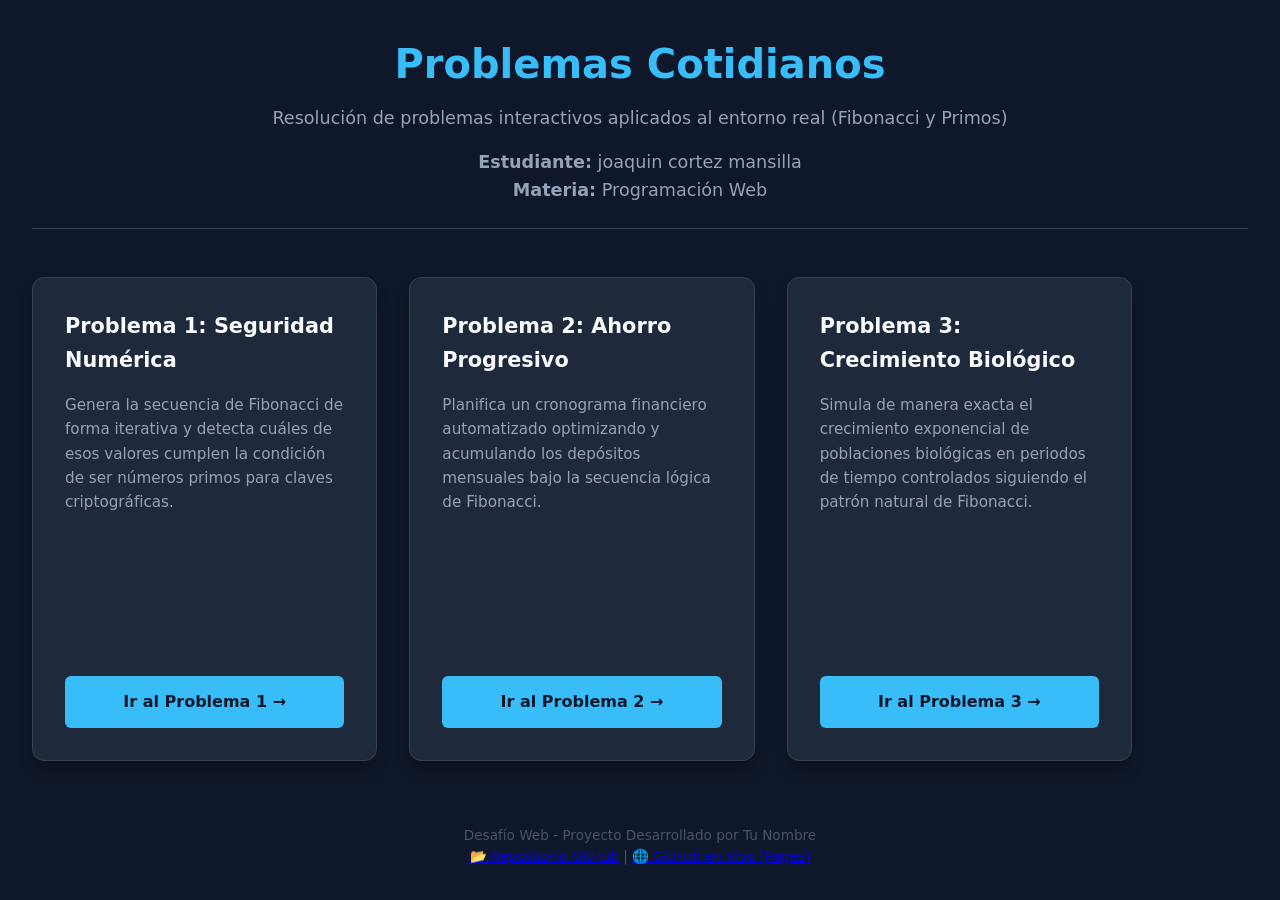
<file: index.html>
<!DOCTYPE html>
<html lang="es">
<head>
    <meta charset="UTF-8">
    <meta name="viewport" content="width=device-width, initial-scale=1.0">
    <title>Plataforma de Resoluciones Matemáticas</title>
    <link rel="stylesheet" href="styles.css">
</head>
<body>

    <header>
        <h1 id="tituloPrincipal">Problemas Cotidianos</h1>
        <p>Resolución de problemas interactivos aplicados al entorno real (Fibonacci y Primos)</p>
        <div class="datos-estudiante">
            <p><strong>Estudiante:</strong> joaquin cortez mansilla</p>
            <p><strong>Materia:</strong> Programación Web </p>
        </div>
    </header>

    <main class="grid-problemas">
        <div class="card" id="card1">
            <h3>Problema 1: Seguridad Numérica</h3>
            <p>Genera la secuencia de Fibonacci de forma iterativa y detecta cuáles de esos valores cumplen la condición de ser números primos para claves criptográficas.</p>
            <a href="index1.html" class="btn-enlace">Ir al Problema 1 →</a>
        </div>

        <div class="card" id="card2">
            <h3>Problema 2: Ahorro Progresivo</h3>
            <p>Planifica un cronograma financiero automatizado optimizando y acumulando los depósitos mensuales bajo la secuencia lógica de Fibonacci.</p>
            <a href="index2.html" class="btn-enlace">Ir al Problema 2 →</a>
        </div>

        <div class="card" id="card3">
            <h3>Problema 3: Crecimiento Biológico</h3>
            <p>Simula de manera exacta el crecimiento exponencial de poblaciones biológicas en periodos de tiempo controlados siguiendo el patrón natural de Fibonacci.</p>
            <a href="index3.html" class="btn-enlace">Ir al Problema 3 →</a>
        </div>
    </main>

    <footer>
        <p>Desafío Web - Proyecto Desarrollado por Tu Nombre</p>
        <div class="enlaces-github">
            <a href="https://github.com/cortezmansillajoaquin1bs-netizen/tarea-de-inf-113" target="_blank" class="link-git">📂 Repositorio GitHub</a>
            <span class="separador">|</span>
            <a href=" https://cortezmansillajoaquin1bs-netizen.github.io/tarea-de-inf-113/" target="_blank" class="link-live">🌐 GitHub en Vivo (Pages)</a>
        </div>
    </footer>

    <script src="script.js"></script>
</body>
</html>
</file>
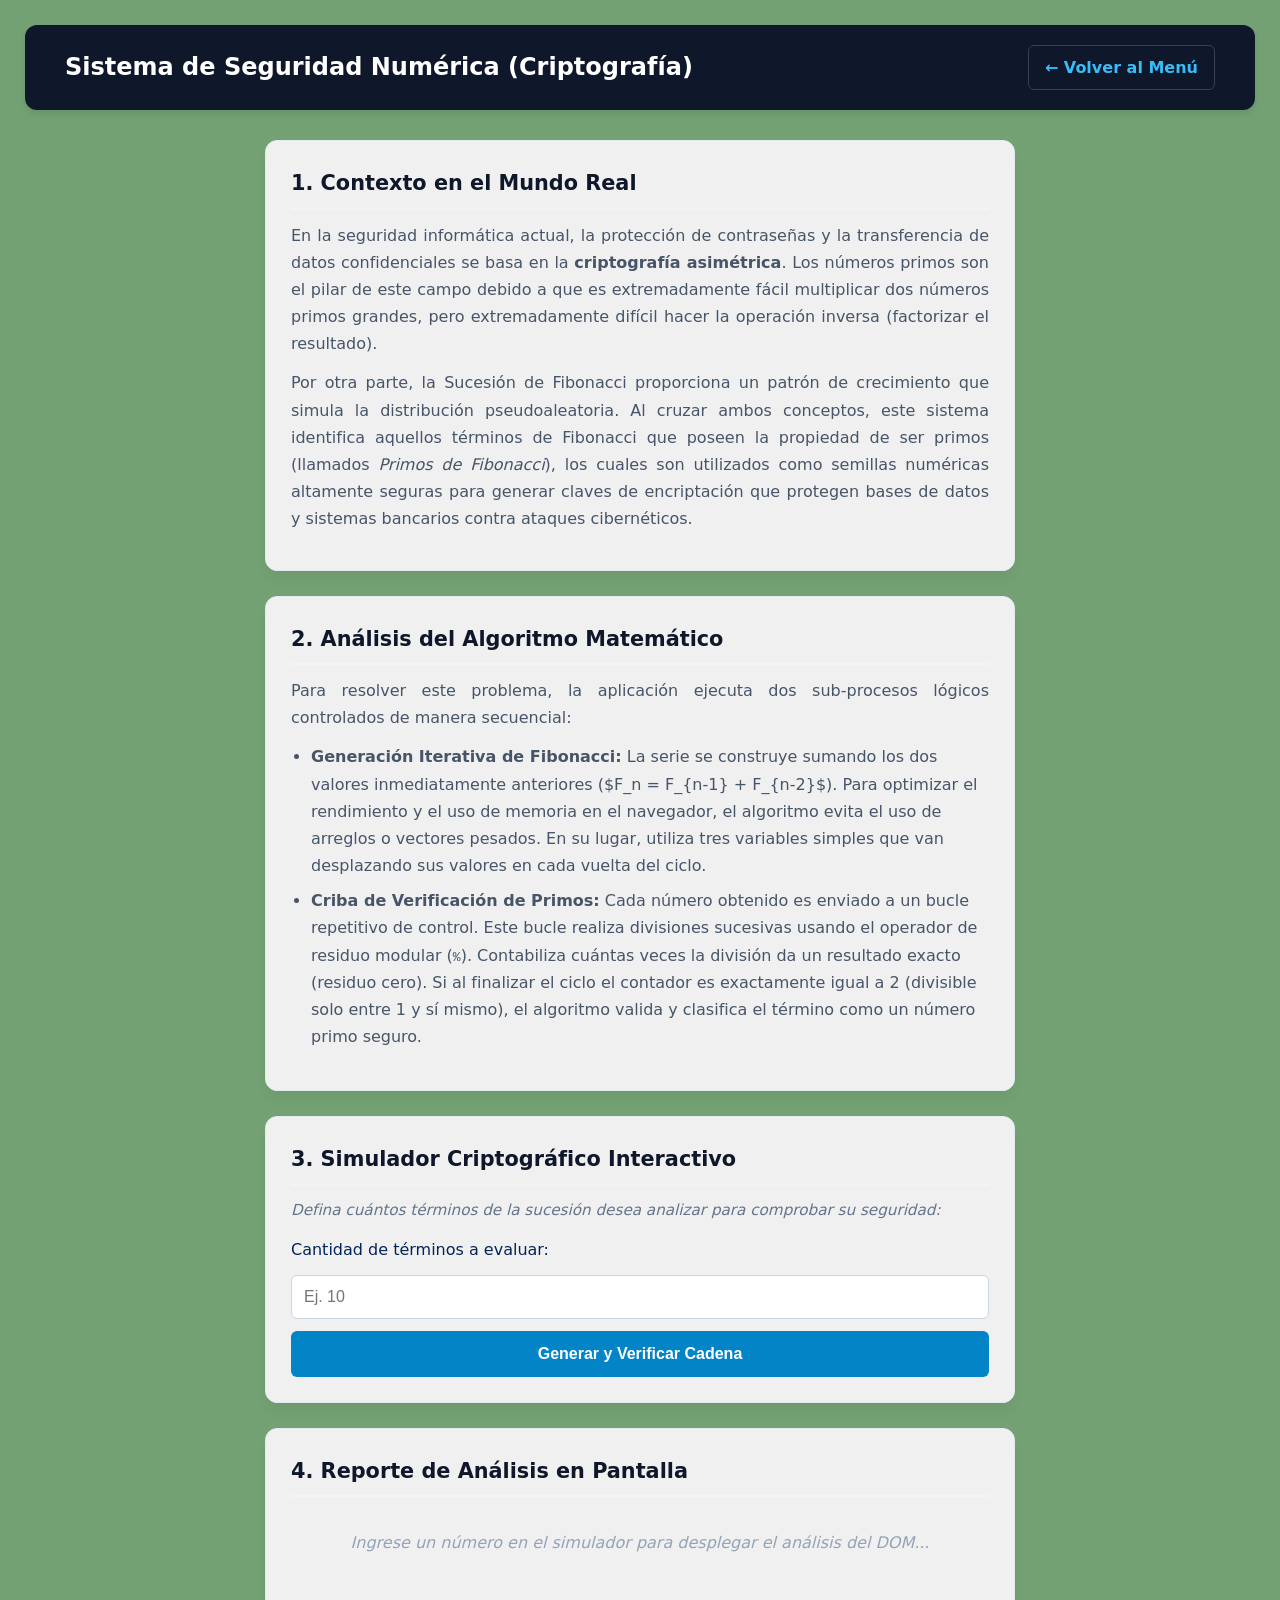
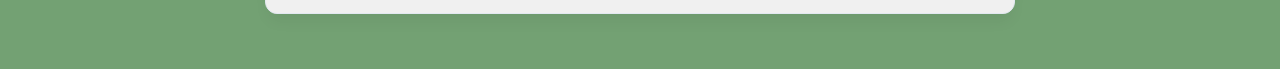
<file: index1.html>
<!DOCTYPE html>
<html lang="es">
<head>
    <meta charset="UTF-8">
    <meta name="viewport" content="width=device-width, initial-scale=1.0">
    <title>Problema 1: Seguridad Criptográfica</title>
    <link rel="stylesheet" href="problema 1\styles1.css">
</head>
<body>
    <header>
        <h2>Sistema de Seguridad Numérica (Criptografía)</h2>
        <a href="index.html" class="btn-volver">← Volver al Menú</a>
    </header>
    <main class="contenedor">
        
        <section class="info">
            <h3>1. Contexto en el Mundo Real</h3>
            <p>
                En la seguridad informática actual, la protección de contraseñas y la transferencia de datos confidenciales se basa en la <strong>criptografía asimétrica</strong>. Los números primos son el pilar de este campo debido a que es extremadamente fácil multiplicar dos números primos grandes, pero extremadamente difícil hacer la operación inversa (factorizar el resultado). 
            </p>
            <p>
                Por otra parte, la Sucesión de Fibonacci proporciona un patrón de crecimiento que simula la distribución pseudoaleatoria. Al cruzar ambos conceptos, este sistema identifica aquellos términos de Fibonacci que poseen la propiedad de ser primos (llamados <em>Primos de Fibonacci</em>), los cuales son utilizados como semillas numéricas altamente seguras para generar claves de encriptación que protegen bases de datos y sistemas bancarios contra ataques cibernéticos.
            </p>
        </section>

        <section class="info">
            <h3>2. Análisis del Algoritmo Matemático</h3>
            <p>
                Para resolver este problema, la aplicación ejecuta dos sub-procesos lógicos controlados de manera secuencial:
            </p>
            <ul>
                <li><strong>Generación Iterativa de Fibonacci:</strong> La serie se construye sumando los dos valores inmediatamente anteriores ($F_n = F_{n-1} + F_{n-2}$). Para optimizar el rendimiento y el uso de memoria en el navegador, el algoritmo evita el uso de arreglos o vectores pesados. En su lugar, utiliza tres variables simples que van desplazando sus valores en cada vuelta del ciclo.</li>
                <li><strong>Criba de Verificación de Primos:</strong> Cada número obtenido es enviado a un bucle repetitivo de control. Este bucle realiza divisiones sucesivas usando el operador de residuo modular (<code>%</code>). Contabiliza cuántas veces la división da un resultado exacto (residuo cero). Si al finalizar el ciclo el contador es exactamente igual a 2 (divisible solo entre 1 y sí mismo), el algoritmo valida y clasifica el término como un número primo seguro.</li>
            </ul>
        </section>

        <section class="formulario-box">
            <h3>3. Simulador Criptográfico Interactivo</h3>
            <p class="instruccion">Defina cuántos términos de la sucesión desea analizar para comprobar su seguridad:</p>
            <form id="formFibo" onsubmit="return false;">
                <label for="cantidad">Cantidad de términos a evaluar:</label>
                <input type="number" id="cantidad" min="1" max="40" placeholder="Ej. 10" required>
                <button type="button" id="btnCalcular">Generar y Verificar Cadena</button>
            </form>
        </section>

        <section class="resultados">
            <h3>4. Reporte de Análisis en Pantalla</h3>
            <div id="resultado">
                <p class="placeholder-texto">Ingrese un número en el simulador para desplegar el análisis del DOM...</p>
            </div>
        </section>
    </main>
    <script src="problema 1\script1.js"></script>
</body>
</html>
</file>
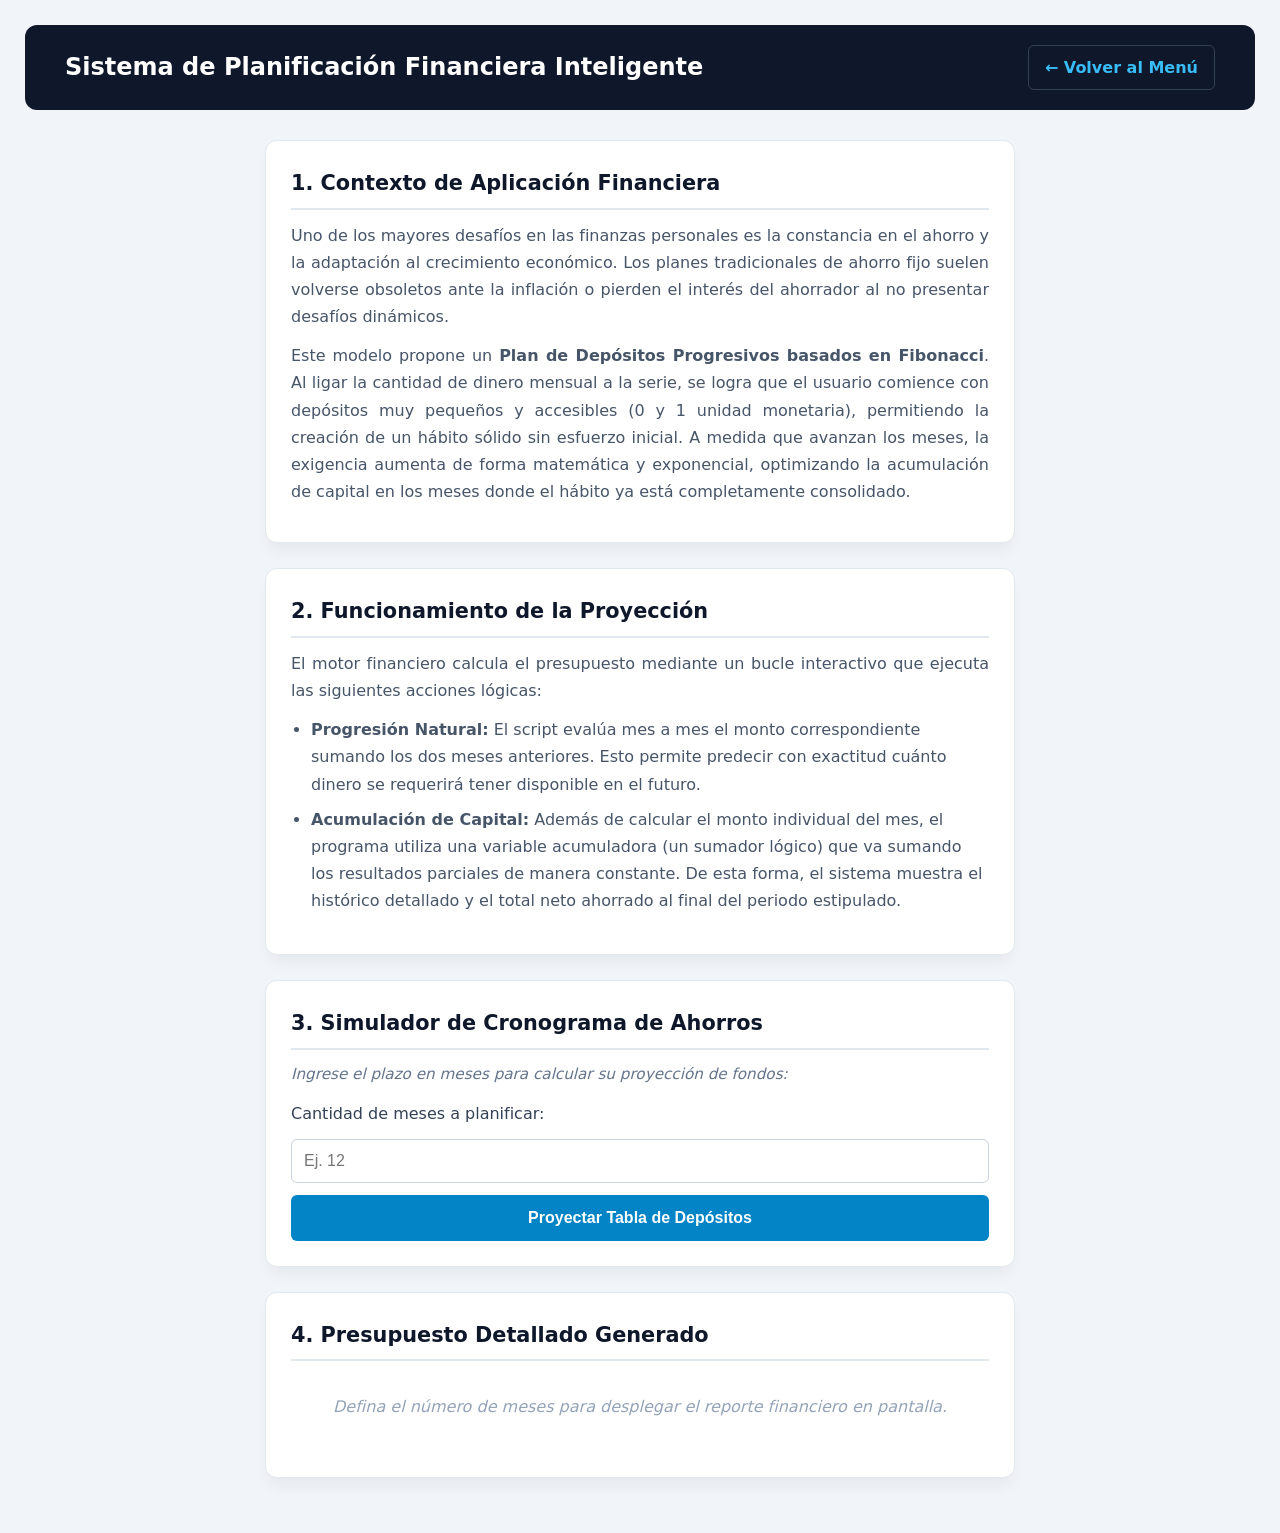
<file: index2.html>
<!DOCTYPE html>
<html lang="es">
<head>
    <meta charset="UTF-8">
    <meta name="viewport" content="width=device-width, initial-scale=1.0">
    <title>Problema 2: Ahorro Progresivo</title>
    <link rel="stylesheet" href="problema 2\styles2.css">
</head>
<body>
    <header>
        <h2>Sistema de Planificación Financiera Inteligente</h2>
        <a href="index.html" class="btn-volver">← Volver al Menú</a>
    </header>
    <main class="contenedor">
        
        <section class="info">
            <h3>1. Contexto de Aplicación Financiera</h3>
            <p>
                Uno de los mayores desafíos en las finanzas personales es la constancia en el ahorro y la adaptación al crecimiento económico. Los planes tradicionales de ahorro fijo suelen volverse obsoletos ante la inflación o pierden el interés del ahorrador al no presentar desafíos dinámicos.
            </p>
            <p>
                Este modelo propone un <strong>Plan de Depósitos Progresivos basados en Fibonacci</strong>. Al ligar la cantidad de dinero mensual a la serie, se logra que el usuario comience con depósitos muy pequeños y accesibles (0 y 1 unidad monetaria), permitiendo la creación de un hábito sólido sin esfuerzo inicial. A medida que avanzan los meses, la exigencia aumenta de forma matemática y exponencial, optimizando la acumulación de capital en los meses donde el hábito ya está completamente consolidado.
            </p>
        </section>

        <section class="info">
            <h3>2. Funcionamiento de la Proyección</h3>
            <p>
                El motor financiero calcula el presupuesto mediante un bucle interactivo que ejecuta las siguientes acciones lógicas:
            </p>
            <ul>
                <li><strong>Progresión Natural:</strong> El script evalúa mes a mes el monto correspondiente sumando los dos meses anteriores. Esto permite predecir con exactitud cuánto dinero se requerirá tener disponible en el futuro.</li>
                <li><strong>Acumulación de Capital:</strong> Además de calcular el monto individual del mes, el programa utiliza una variable acumuladora (un sumador lógico) que va sumando los resultados parciales de manera constante. De esta forma, el sistema muestra el histórico detallado y el total neto ahorrado al final del periodo estipulado.</li>
            </ul>
        </section>

        <section class="formulario-box">
            <h3>3. Simulador de Cronograma de Ahorros</h3>
            <p class="instruccion">Ingrese el plazo en meses para calcular su proyección de fondos:</p>
            <form id="formAhorro" onsubmit="return false;">
                <label for="mesesInput">Cantidad de meses a planificar:</label>
                <input type="number" id="mesesInput" min="1" max="30" placeholder="Ej. 12" required>
                <button type="button" id="btnCalcular">Proyectar Tabla de Depósitos</button>
            </form>
        </section>

        <section class="resultados">
            <h3>4. Presupuesto Detallado Generado</h3>
            <div id="resultadoBox">
                <p class="placeholder-texto">Defina el número de meses para desplegar el reporte financiero en pantalla.</p>
            </div>
        </section>
    </main>
    <script src="problema 2\script2.js"></script>
</body>
</html>
</file>
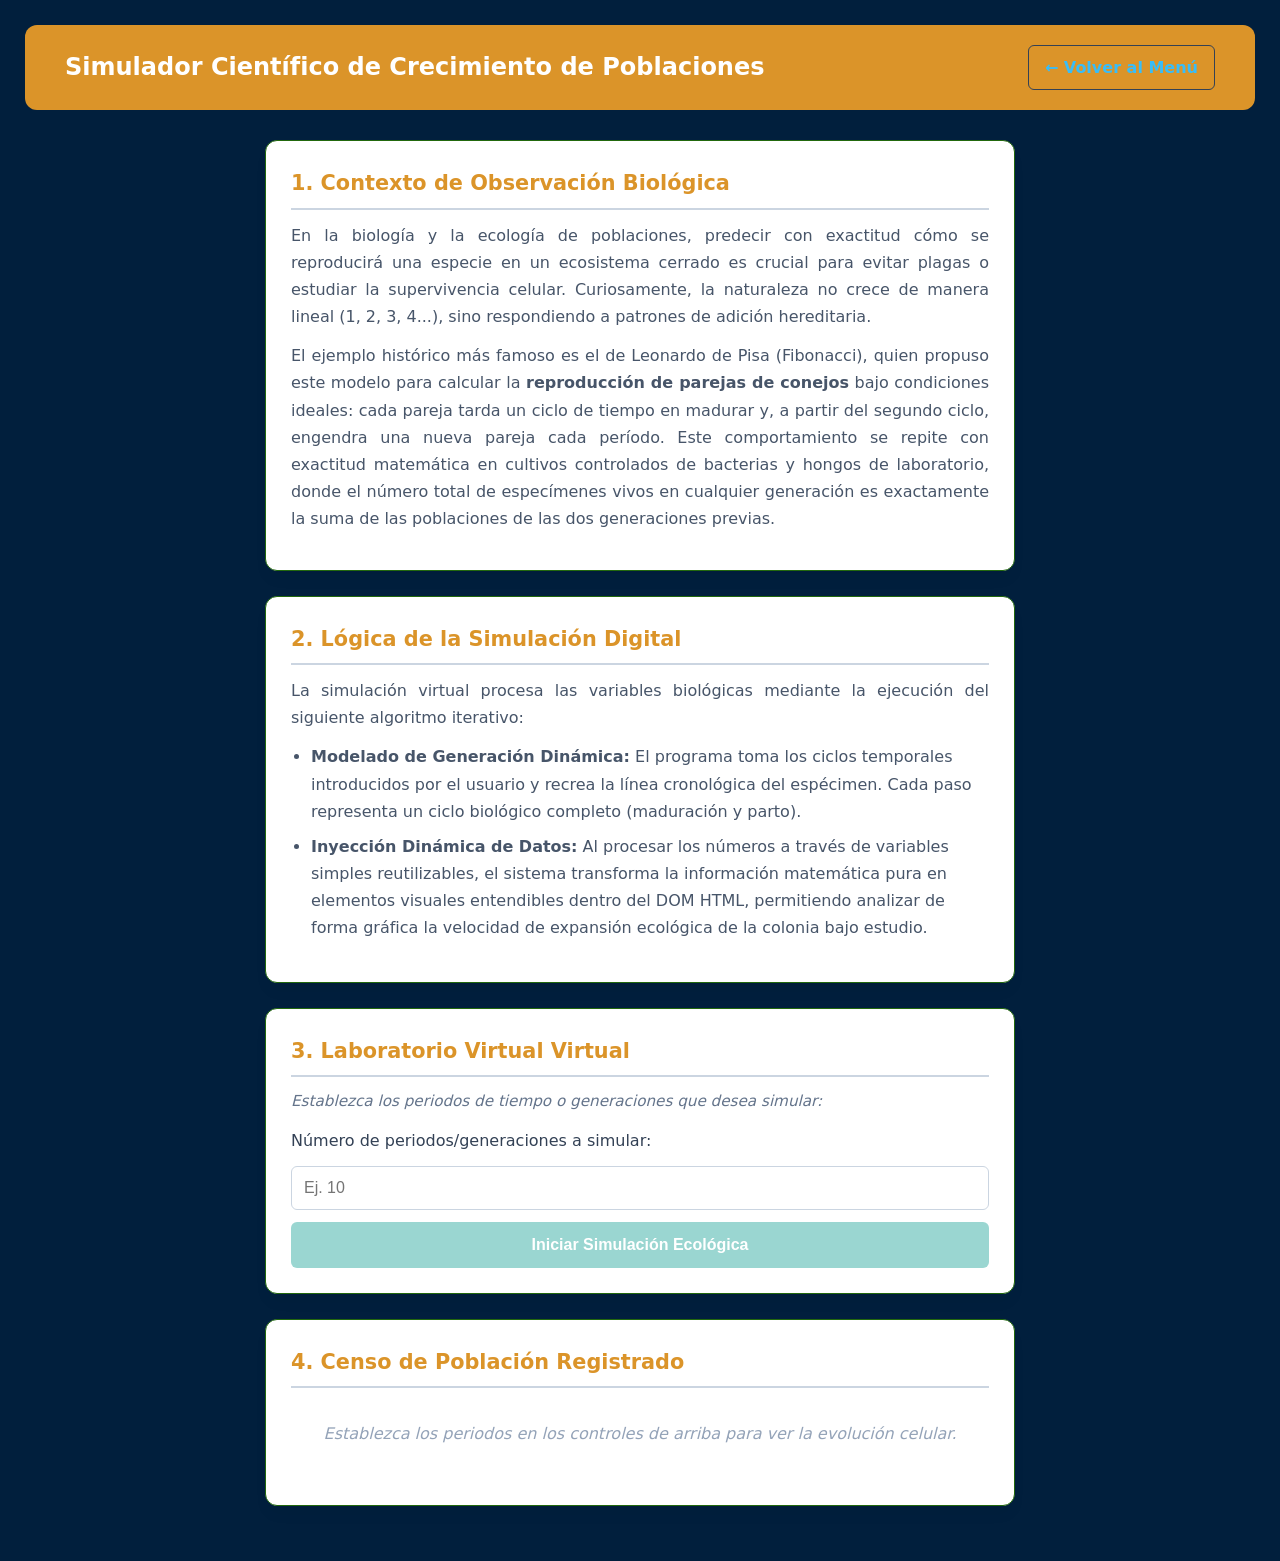
<file: index3.html>
<!DOCTYPE html>
<html lang="es">
<head>
    <meta charset="UTF-8">
    <meta name="viewport" content="width=device-width, initial-scale=1.0">
    <title>Problema 3: Crecimiento Biológico</title>
    <link rel="stylesheet" href="problema 3\styles3.css">
</head>
<body>
    <header>
        <h2>Simulador Científico de Crecimiento de Poblaciones</h2>
        <a href="index.html" class="btn-volver">← Volver al Menú</a>
    </header>
    <main class="contenedor">
        
        <section class="info">
            <h3>1. Contexto de Observación Biológica</h3>
            <p>
                En la biología y la ecología de poblaciones, predecir con exactitud cómo se reproducirá una especie en un ecosistema cerrado es crucial para evitar plagas o estudiar la supervivencia celular. Curiosamente, la naturaleza no crece de manera lineal (1, 2, 3, 4...), sino respondiendo a patrones de adición hereditaria.
            </p>
            <p>
                El ejemplo histórico más famoso es el de Leonardo de Pisa (Fibonacci), quien propuso este modelo para calcular la <strong>reproducción de parejas de conejos</strong> bajo condiciones ideales: cada pareja tarda un ciclo de tiempo en madurar y, a partir del segundo ciclo, engendra una nueva pareja cada período. Este comportamiento se repite con exactitud matemática en cultivos controlados de bacterias y hongos de laboratorio, donde el número total de especímenes vivos en cualquier generación es exactamente la suma de las poblaciones de las dos generaciones previas.
            </p>
        </section>

        <section class="info">
            <h3>2. Lógica de la Simulación Digital</h3>
            <p>
                La simulación virtual procesa las variables biológicas mediante la ejecución del siguiente algoritmo iterativo:
            </p>
            <ul>
                <li><strong>Modelado de Generación Dinámica:</strong> El programa toma los ciclos temporales introducidos por el usuario y recrea la línea cronológica del espécimen. Cada paso representa un ciclo biológico completo (maduración y parto).</li>
                <li><strong>Inyección Dinámica de Datos:</strong> Al procesar los números a través de variables simples reutilizables, el sistema transforma la información matemática pura en elementos visuales entendibles dentro del DOM HTML, permitiendo analizar de forma gráfica la velocidad de expansión ecológica de la colonia bajo estudio.</li>
            </ul>
        </section>

        <section class="formulario-box">
            <h3>3. Laboratorio Virtual Virtual</h3>
            <p class="instruccion">Establezca los periodos de tiempo o generaciones que desea simular:</p>
            <form id="formBiologico" onsubmit="return false;">
                <label for="ciclosInput">Número de periodos/generaciones a simular:</label>
                <input type="number" id="ciclosInput" min="1" max="35" placeholder="Ej. 10" required>
                <button type="button" id="btnSimular">Iniciar Simulación Ecológica</button>
            </form>
        </section>

        <section class="resultados">
            <h3>4. Censo de Población Registrado</h3>
            <div id="resultadoBox">
                <p class="placeholder-texto">Establezca los periodos en los controles de arriba para ver la evolución celular.</p>
            </div>
        </section>
    </main>
    <script src="problema 3\script3.js"></script>
</body>
</html>
</file>
<file: styles.css>
:root {
    --bg-color: #0f172a;
    --card-bg: #1e293b;
    --text-main: #f8fafc;
    --text-muted: #94a3b8;
    --accent: #38bdf8;
    --accent-hover: #0ea5e9;
}


* {
    box-sizing: border-box;
    margin: 0;
    padding: 0;
}

body {
    font-family: 'Segoe UI', system-ui, sans-serif;
    background-color: var(--bg-color);
    color: var(--text-main);
    line-height: 1.6;
    padding: 2rem;
    display: flex;
    flex-direction: column;
    min-height: 100vh;
}


header {
    text-align: center;
    margin-bottom: 3rem;
    padding-bottom: 1.5rem;
    border-bottom: 1px solid #334155;
}

header h1 {
    color: var(--accent);
    font-size: 2.5rem;
    margin-bottom: 0.5rem;
    transition: color 0.3s ease;
}

header p {
    color: var(--text-muted);
    font-size: 1.1rem;
}

.datos-estudiante {
    margin-top: 1rem;
    font-size: 0.9rem;
    color: #cbd5e1;
}


.grid-problemas {
    display: grid;
    grid-template-columns: repeat(auto-fit, minmax(280px, 1fr));
    gap: 2rem;
    width: 100%;
    max-width: 1100px;
    margin: 0 auto flex-grow;
    flex: 1;
}


.card {
    background-color: var(--card-bg);
    border-radius: 12px;
    padding: 2rem;
    box-shadow: 0 10px 15px -3px rgba(0, 0, 0, 0.3);
    display: flex;
    flex-direction: column;
    justify-content: space-between;
    border: 1px solid #334155;
    transition: transform 0.3s ease, border-color 0.3s ease;
}


.card:hover {
    transform: translateY(-5px);
    border-color: var(--accent);
}

.card h3 {
    color: var(--text-main);
    font-size: 1.3rem;
    margin-bottom: 1rem;
}

.card p {
    color: var(--text-muted);
    font-size: 0.95rem;
    flex-grow: 1;
}


.btn-enlace {
    background-color: var(--accent);
    color: #0f172a;
    text-align: center;
    padding: 0.8rem;
    border-radius: 6px;
    text-decoration: none;
    font-weight: bold;
    margin-top: 1.5rem;
    display: block;
    transition: background-color 0.2s, transform 0.1s;
}

.btn-enlace:hover {
    background-color: var(--accent-hover);
}

footer {
    text-align: center;
    margin-top: 4rem;
    color: #475569;
    font-size: 0.85rem;
}


@media (max-width: 768px) {
    body {
        background-color: #1e1e2f; 
    }
    
    .card {
        background-color: #27293d; 
    }
}


@media (max-width: 480px) {
    body {
        background-color: #fafafa; 
        color: #1e293b;
        font-family: 'Georgia', serif; 
        padding: 1rem;
    }

    header h1 {
        font-size: 1.8rem;
        color: #0284c7; /* Título azul oscuro para contrastar con el fondo claro */
    }

    header p, .datos-estudiante {
        color: #64748b;
    }

    .card {
        background-color: #ffffff; /* Tarjetas blancas en el celular */
        border: 1px solid #e2e8f0;
        box-shadow: 0 4px 6px -1px rgba(0,0,0,0.1);
    }

    .card h3 {
        color: #0f172a;
    }

    .card p {
        color: #475569;
    }

    .btn-enlace {
        background-color: #0284c7;
        color: white;
    }
    footer {
    text-align: center;
    margin-top: auto;
    padding: 2rem 1rem;
    border-top: 1px solid #334155;
    }
    .enlaces-github {
    margin-top: 0.8rem;
    }
    .enlaces-github a {
    color: var(--accent);
    text-decoration: none;
    font-weight: bold;
    margin: 0 0.5rem;
    transition: color 0.2s;
    }
    .enlaces-github a:hover {
    color: var(--accent-hover);
    text-decoration: underline;
    }
    .separador {
    color: var(--text-muted);
    }
}
</file>
